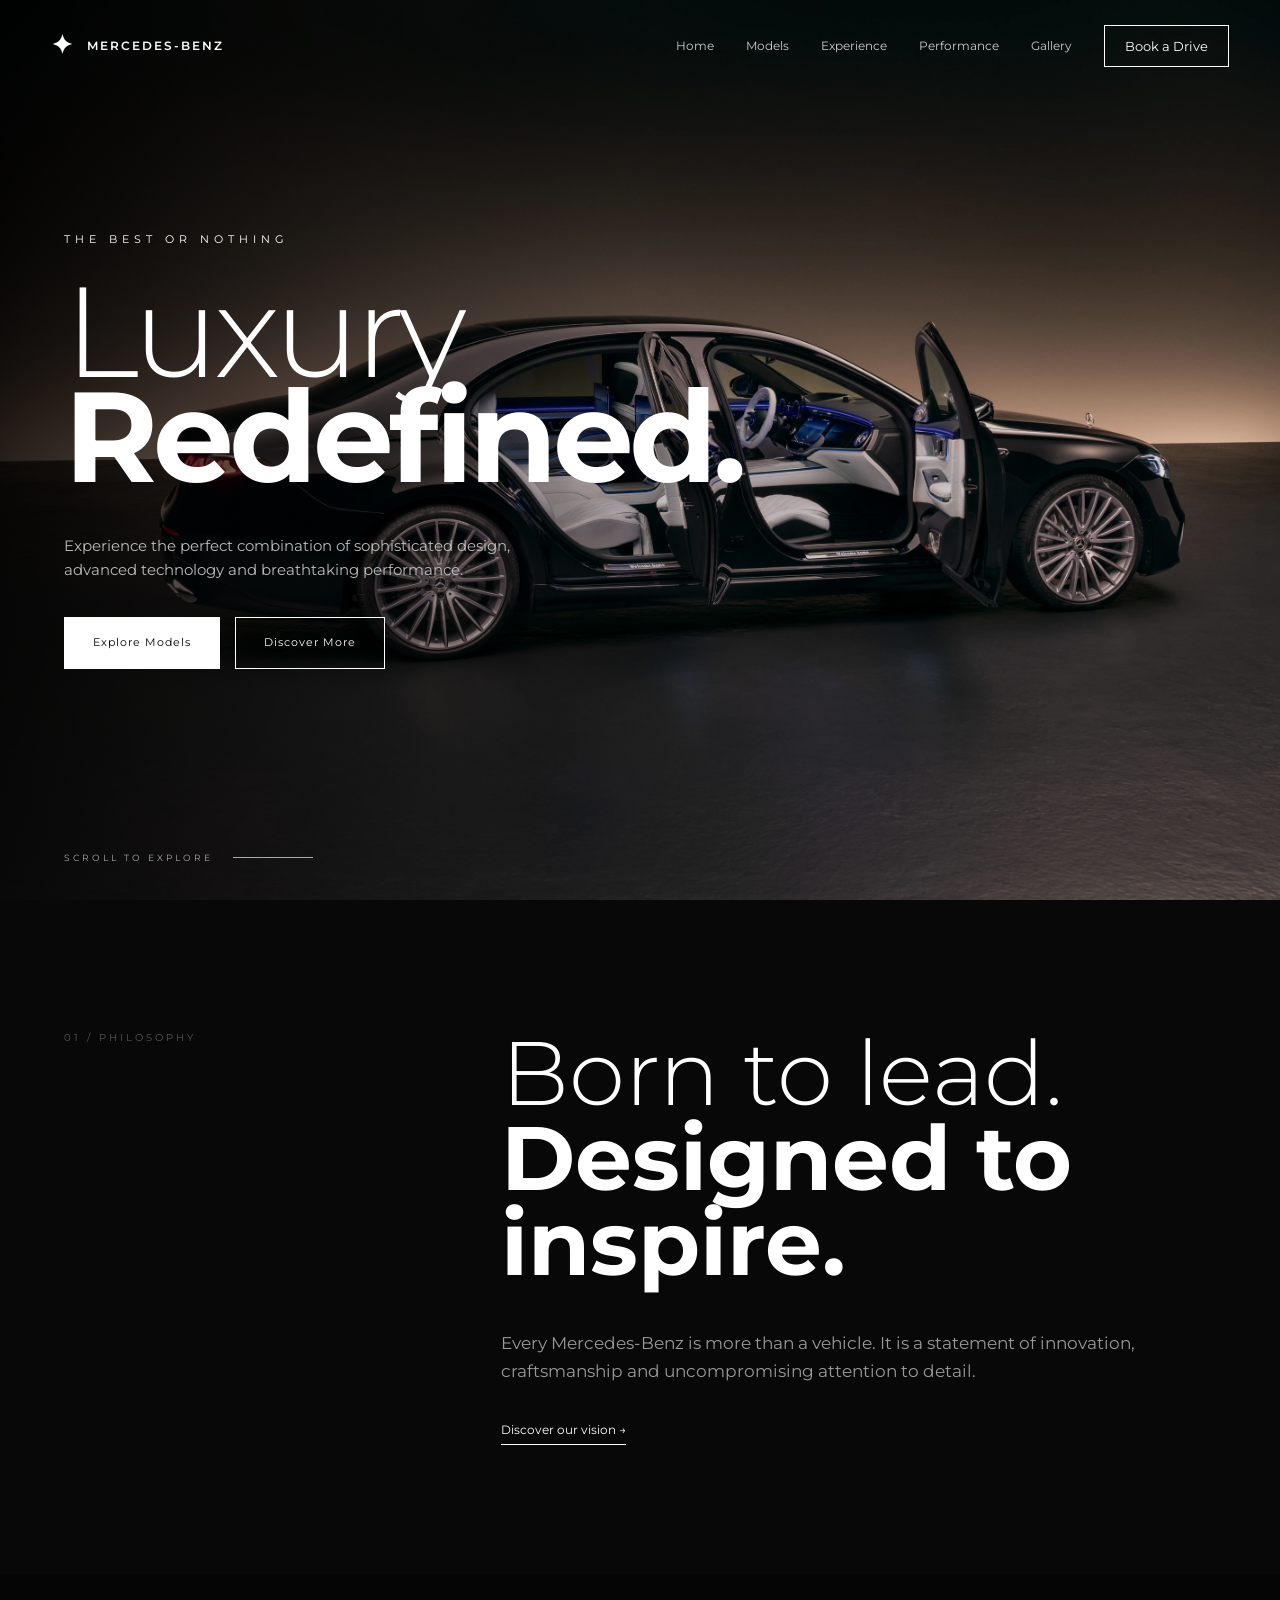
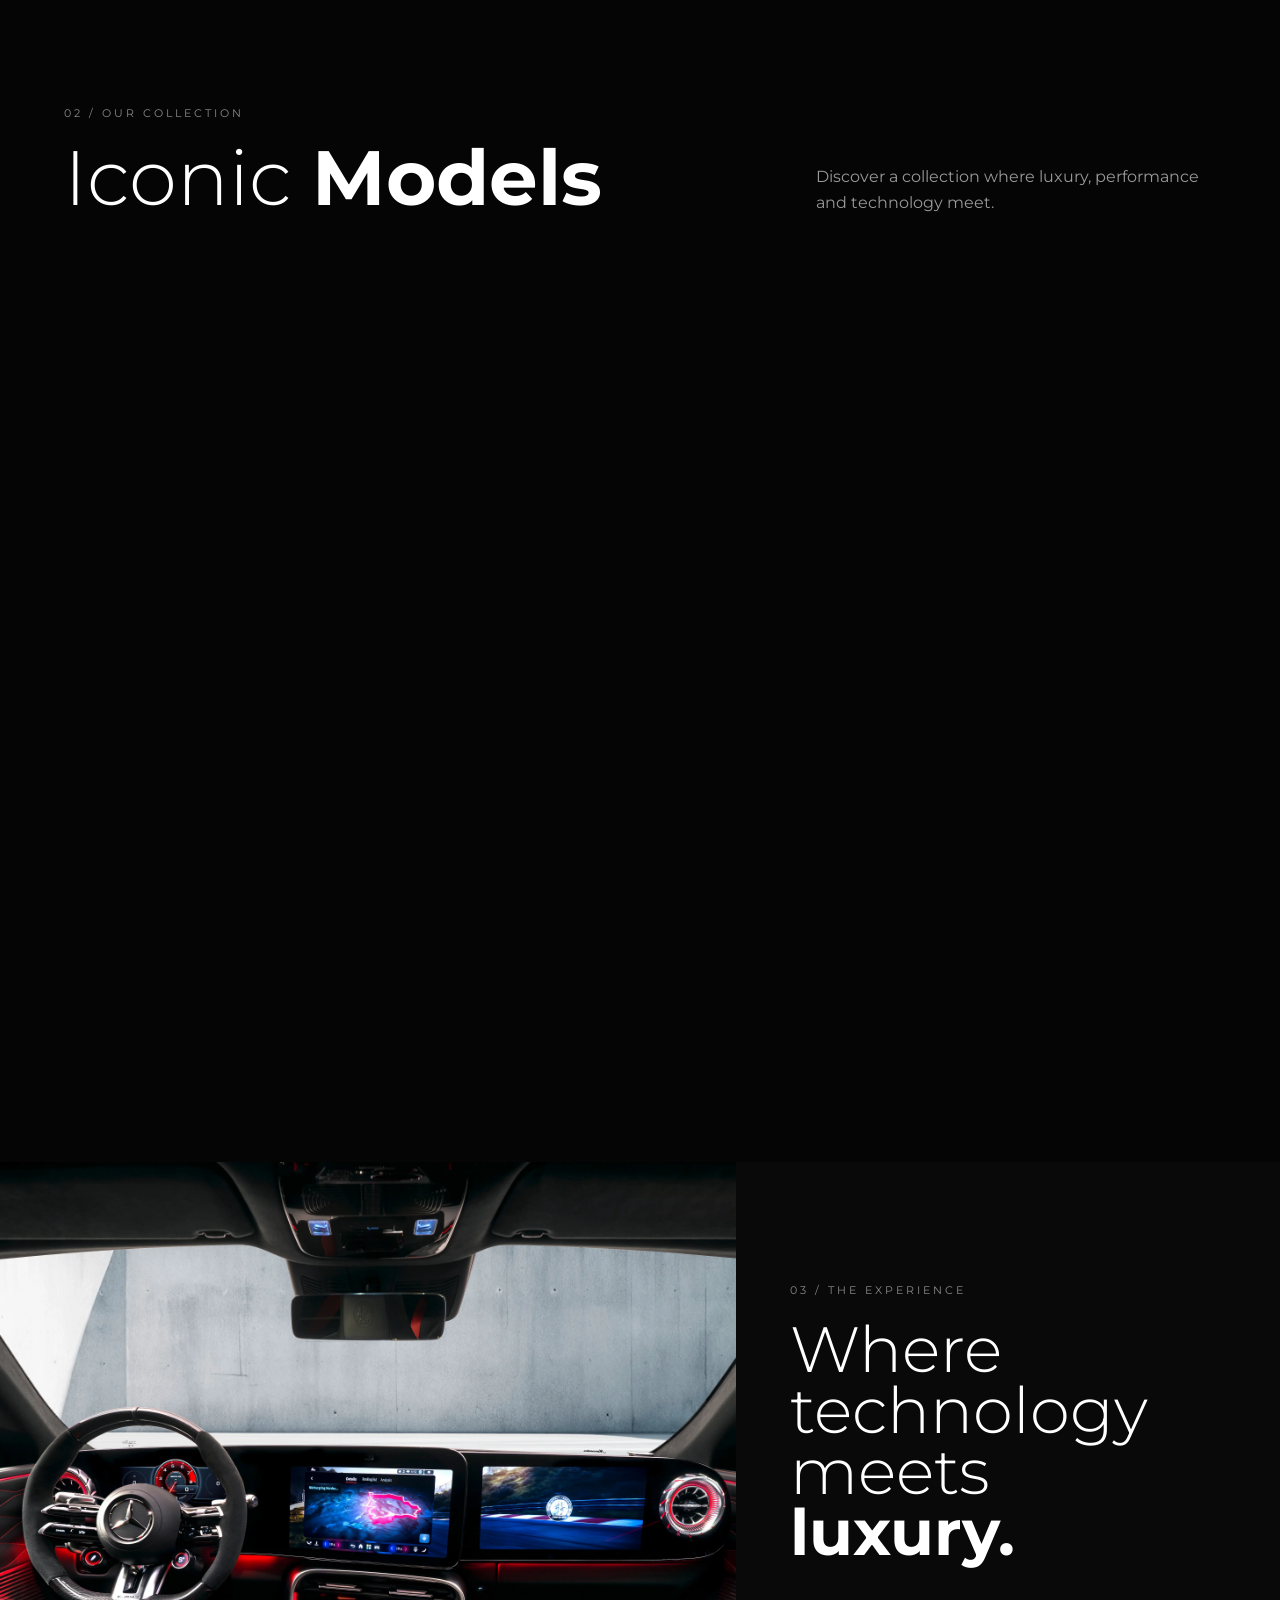
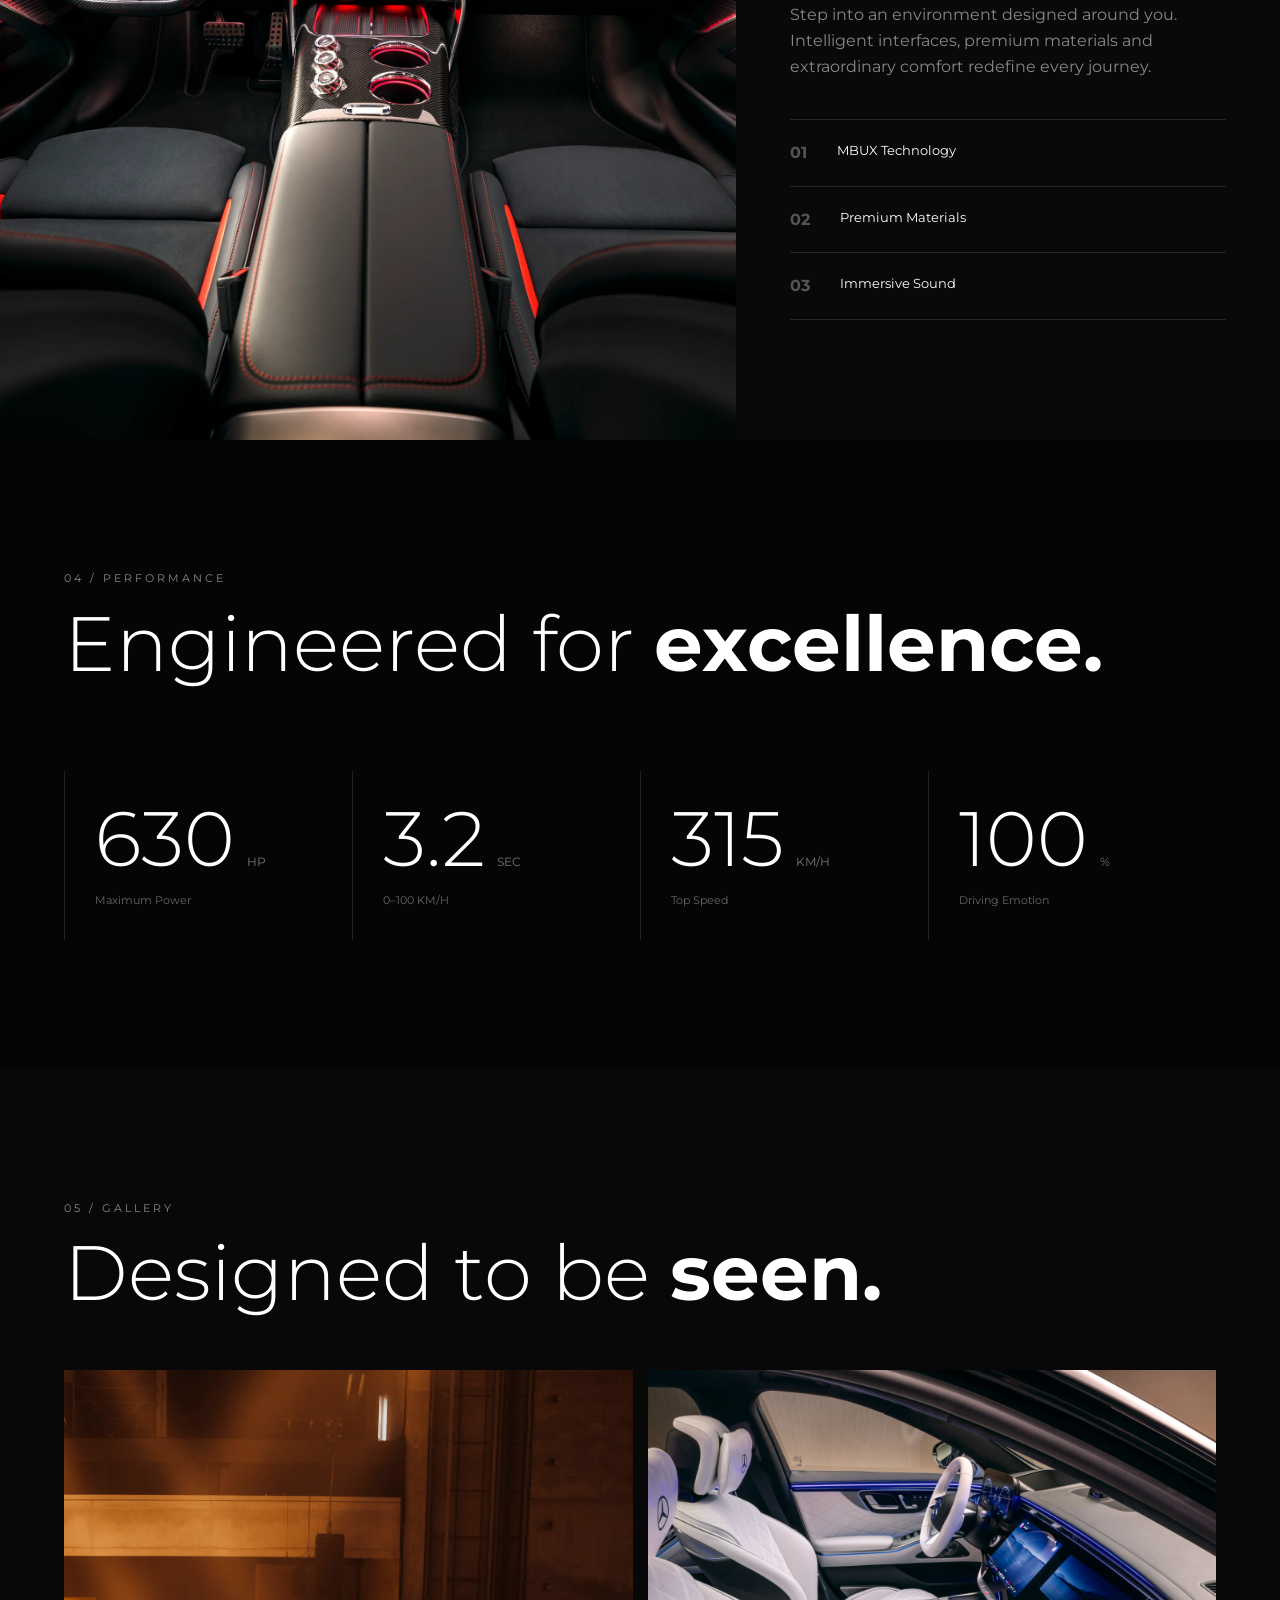
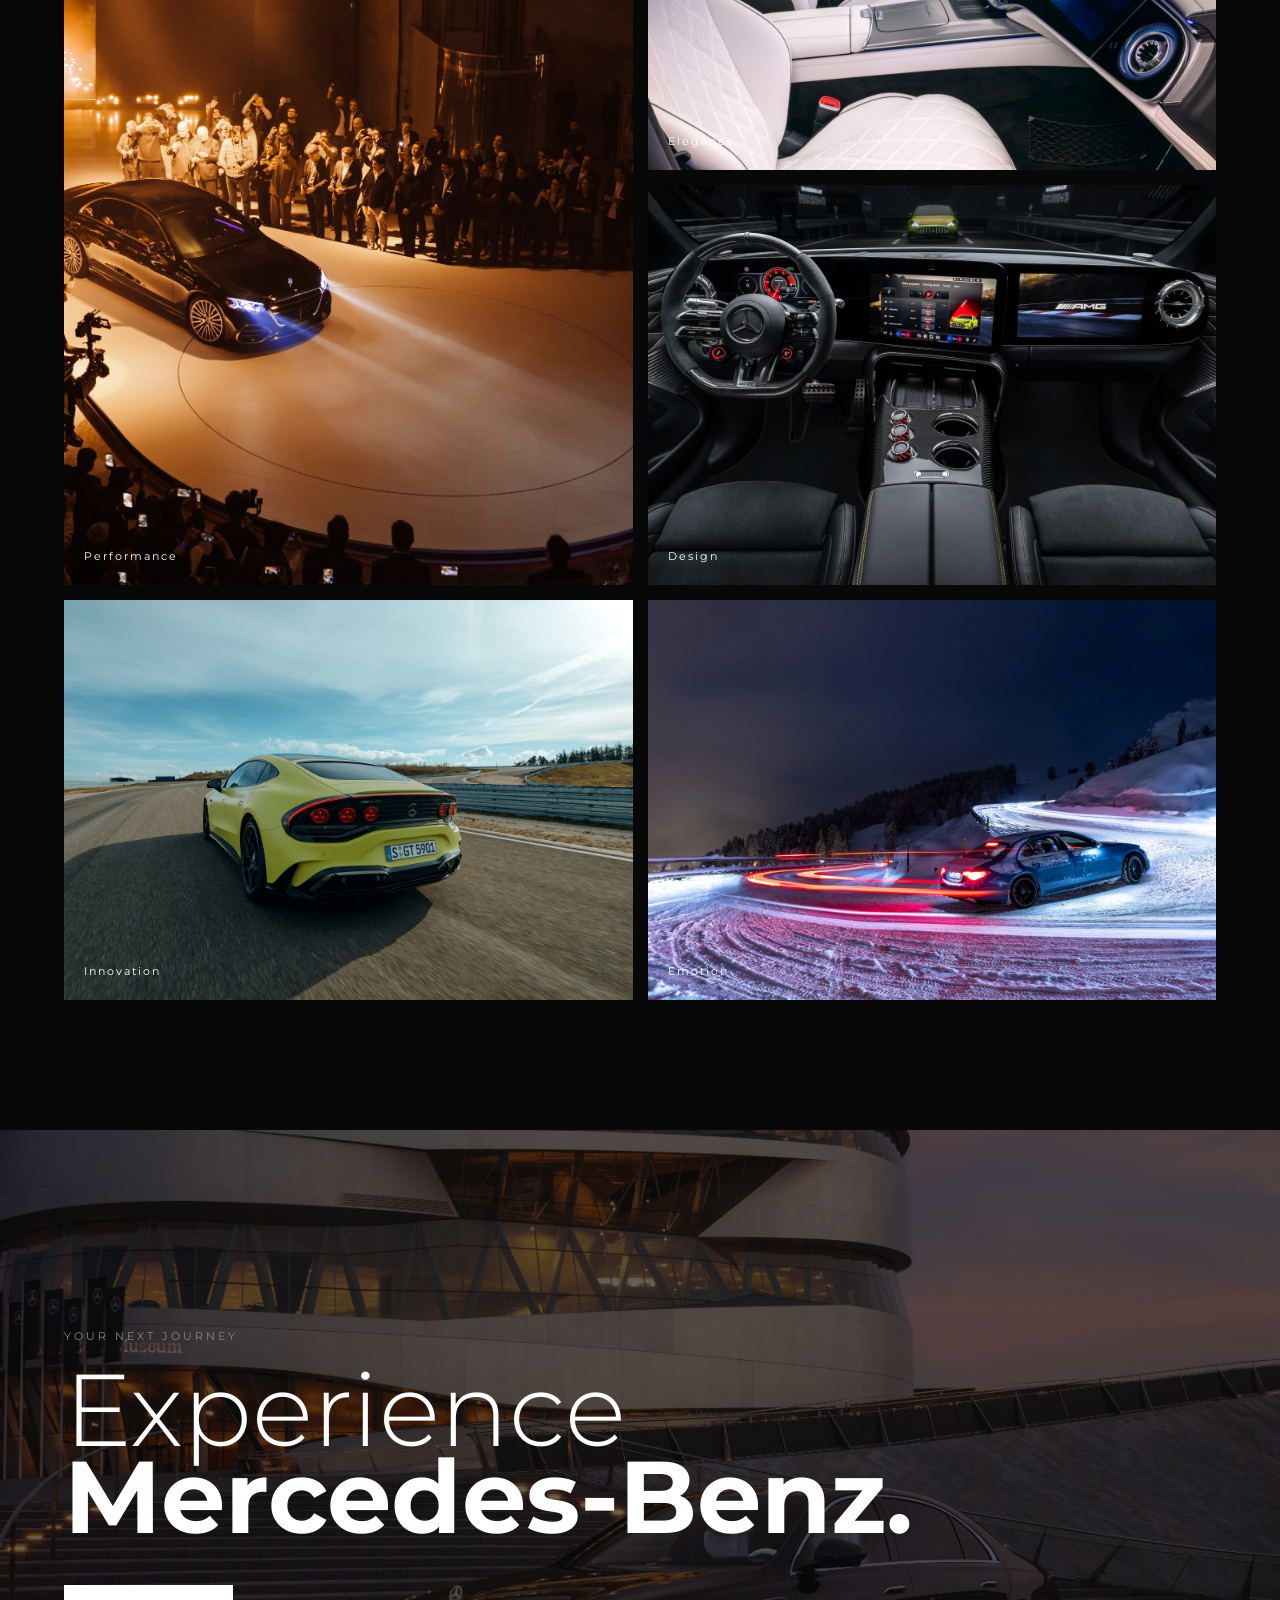
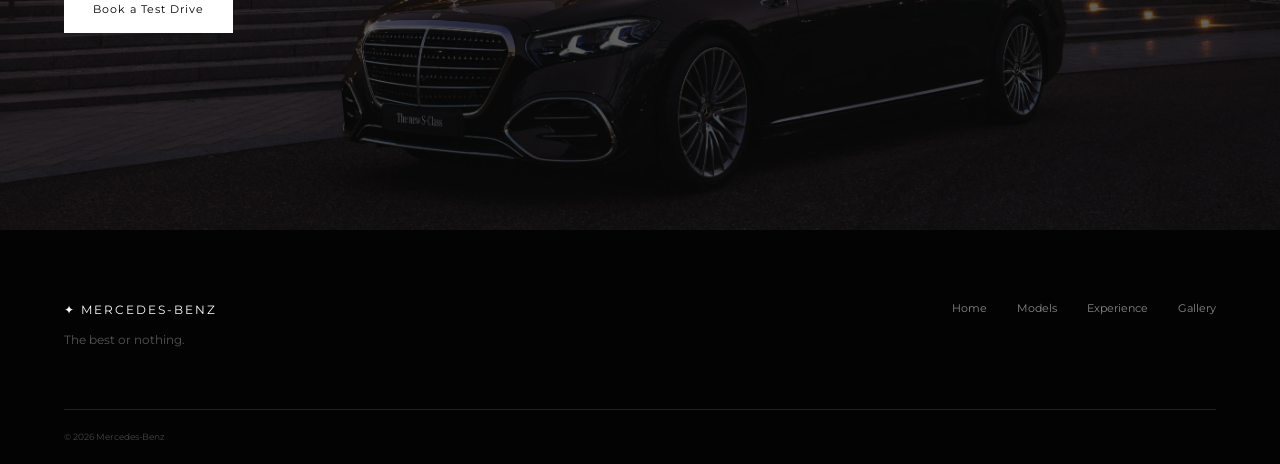
<file: index.html>
<!DOCTYPE html>
<html lang="en">

<head>
  <meta charset="UTF-8">
  <meta name="viewport" content="width=device-width, initial-scale=1.0">

  <title>Mercedes-Benz | Luxury Redefined</title>

  <link rel="preconnect" href="https://fonts.googleapis.com">
  <link rel="preconnect" href="https://fonts.gstatic.com" crossorigin>

  <link href="https://fonts.googleapis.com/css2?family=Montserrat:wght@300;400;500;600;700&display=swap"
    rel="stylesheet">

  <link rel="stylesheet" href="style.css">
  <script src="script.js" defer></script>
</head>

<body>

  <!-- ================= NAVBAR ================= -->

  <header class="navbar" id="navbar">

    <div class="nav-container">

      <a href="#home" class="logo">
        <span class="logo-star">✦</span>
        <span>MERCEDES-BENZ</span>
      </a>

      <nav class="nav-menu" id="navMenu">

        <a href="#home">Home</a>
        <a href="#models">Models</a>
        <a href="#experience">Experience</a>
        <a href="#performance">Performance</a>
        <a href="#gallery">Gallery</a>

        <button class="nav-button" id="testDriveBtn">
          Book a Drive
        </button>

      </nav>

      <button class="menu-toggle" id="menuToggle">
        ☰
      </button>

    </div>

  </header>


  <!-- ================= HERO ================= -->

  <main>

    <section class="hero" id="home">

      <div class="hero-overlay"></div>

      <div class="hero-content">

        <p class="hero-small">
          THE BEST OR NOTHING
        </p>

        <h1>
          Luxury<br>
          <span>Redefined.</span>
        </h1>

        <p class="hero-description">
          Experience the perfect combination of sophisticated
          design, advanced technology and breathtaking performance.
        </p>

        <div class="hero-buttons">

          <a href="#models" class="btn btn-primary">
            Explore Models
          </a>

          <a href="#experience" class="btn btn-outline">
            Discover More
          </a>

        </div>

      </div>

      <div class="hero-scroll">
        <span>SCROLL TO EXPLORE</span>
        <div class="scroll-line"></div>
      </div>

    </section>


    <!-- ================= INTRO ================= -->

    <section class="intro section">

      <div class="container intro-grid">

        <div class="section-label">
          01 / PHILOSOPHY
        </div>

        <div class="intro-content">

          <h2>
            Born to lead.<br>
            <span>Designed to inspire.</span>
          </h2>

          <p>
            Every Mercedes-Benz is more than a vehicle.
            It is a statement of innovation, craftsmanship
            and uncompromising attention to detail.
          </p>

          <a href="#models" class="text-link">
            Discover our vision →
          </a>

        </div>

      </div>

    </section>


    <!-- ================= MODELS ================= -->

    <section class="models section" id="models">

      <div class="container">

        <div class="section-heading reveal">

          <div>

            <span class="eyebrow">
              02 / OUR COLLECTION
            </span>

            <h2>
              Iconic <span>Models</span>
            </h2>

          </div>

          <p>
            Discover a collection where luxury,
            performance and technology meet.
          </p>

        </div>


        <div class="models-grid">

          <!-- S CLASS -->

          <article class="model-card reveal">

            <div class="model-image">

              <img src="image/sclass.webp" alt="Mercedes-Benz S-Class" loading="lazy">

              <div class="model-number">
                01
              </div>

            </div>

            <div class="model-info">

              <span>THE EXECUTIVE</span>

              <h3>S-Class</h3>

              <p>
                The benchmark for luxury sedans.
              </p>

              <button class="model-link" data-model="Mercedes-Benz S-Class">
                Explore Model →
              </button>

            </div>

          </article>


          <!-- G CLASS -->

          <article class="model-card reveal">

            <div class="model-image">

              <img src="image/gclass.webp" alt="Mercedes-Benz G-Class" loading="lazy">

              <div class="model-number">
                02
              </div>

            </div>

            <div class="model-info">

              <span>THE ICON</span>

              <h3>G-Class</h3>

              <p>
                Legendary design. Unstoppable character.
              </p>

              <button class="model-link" data-model="Mercedes-Benz G-Class">
                Explore Model →
              </button>

            </div>

          </article>


          <!-- AMG GT -->

          <article class="model-card reveal">

            <div class="model-image">

              <img src="image/amg.webp" alt="Mercedes-AMG GT" loading="lazy">

              <div class="model-number">
                03
              </div>

            </div>

            <div class="model-info">

              <span>THE PERFORMANCE</span>

              <h3>AMG GT</h3>

              <p>
                Pure performance engineered for emotion.
              </p>

              <button class="model-link" data-model="Mercedes-AMG GT">
                Explore Model →
              </button>

            </div>

          </article>

        </div>

      </div>

    </section>


    <!-- ================= EXPERIENCE ================= -->

    <section class="experience section" id="experience">

      <div class="experience-image">

        <img src="image/interior.webp" alt="Mercedes-Benz luxury interior" loading="lazy">

      </div>

      <div class="experience-content">

        <span class="eyebrow">
          03 / THE EXPERIENCE
        </span>

        <h2>
          Where technology<br>
          meets <span>luxury.</span>
        </h2>

        <p>
          Step into an environment designed around you.
          Intelligent interfaces, premium materials and
          extraordinary comfort redefine every journey.
        </p>

        <div class="experience-features">

          <div>
            <strong>01</strong>
            <span>MBUX Technology</span>
          </div>

          <div>
            <strong>02</strong>
            <span>Premium Materials</span>
          </div>

          <div>
            <strong>03</strong>
            <span>Immersive Sound</span>
          </div>

        </div>

      </div>

    </section>


    <!-- ================= PERFORMANCE ================= -->

    <section class="performance section" id="performance">

      <div class="container">

        <div class="performance-heading reveal">

          <span class="eyebrow">
            04 / PERFORMANCE
          </span>

          <h2>
            Engineered for
            <span>excellence.</span>
          </h2>

        </div>


        <div class="stats-grid">

          <div class="stat reveal">

            <strong class="counter" data-target="630">
              0
            </strong>

            <span>HP</span>

            <p>Maximum Power</p>

          </div>


          <div class="stat reveal">

            <strong class="counter" data-target="3.2" data-decimal="true">
              0
            </strong>

            <span>SEC</span>

            <p>0–100 KM/H</p>

          </div>


          <div class="stat reveal">

            <strong class="counter" data-target="315">
              0
            </strong>

            <span>KM/H</span>

            <p>Top Speed</p>

          </div>


          <div class="stat reveal">

            <strong class="counter" data-target="100">
              0
            </strong>

            <span>%</span>

            <p>Driving Emotion</p>

          </div>

        </div>

      </div>

    </section>


    <!-- ================= GALLERY ================= -->

    <section class="gallery section" id="gallery">

      <div class="container">

        <div class="section-heading reveal">

          <div>

            <span class="eyebrow">
              05 / GALLERY
            </span>

            <h2>
              Designed to be <span>seen.</span>
            </h2>

          </div>

        </div>


        <div class="gallery-grid">

          <div class="gallery-item large reveal">

            <img src="image/gallery-1.webp" alt="Mercedes-Benz performance" loading="lazy">

            <div class="gallery-caption">
              Performance
            </div>

          </div>


          <div class="gallery-item reveal">

            <img src="image/gallery-2.webp" alt="Mercedes-Benz luxury" loading="lazy">

            <div class="gallery-caption">
              Elegance
            </div>

          </div>


          <div class="gallery-item reveal">

            <img src="image/gallery-3.webp" alt="Mercedes-Benz design" loading="lazy">

            <div class="gallery-caption">
              Design
            </div>

          </div>


          <div class="gallery-item reveal">

            <img src="image/gallery-4.webp" alt="Mercedes-Benz innovation" loading="lazy">

            <div class="gallery-caption">
              Innovation
            </div>

          </div>


          <div class="gallery-item reveal">

            <img src="image/gallery-5.webp" alt="Mercedes-Benz automobile" loading="lazy">

            <div class="gallery-caption">
              Emotion
            </div>

          </div>

        </div>

      </div>

    </section>


    <!-- ================= CTA ================= -->

    <section class="cta section">

      <div class="cta-background">

        <img src="image/cta.webp" alt="Mercedes-Benz performance" loading="lazy">

      </div>

      <div class="cta-overlay"></div>

      <div class="cta-content reveal">

        <span class="eyebrow">
          YOUR NEXT JOURNEY
        </span>

        <h2>
          Experience<br>
          <span>Mercedes-Benz.</span>
        </h2>

        <button class="btn btn-primary" id="ctaTestDrive">
          Book a Test Drive
        </button>

      </div>

    </section>

  </main>


  <!-- ================= FOOTER ================= -->

  <footer>

    <div class="container footer-grid">

      <div>

        <div class="footer-logo">
          ✦ MERCEDES-BENZ
        </div>

        <p>
          The best or nothing.
        </p>

      </div>


      <div class="footer-links">

        <a href="#home">Home</a>
        <a href="#models">Models</a>
        <a href="#experience">Experience</a>
        <a href="#gallery">Gallery</a>

      </div>

    </div>


    <div class="footer-bottom">

      <p>
        © 2026 Mercedes-Benz 
      </p>

    </div>

  </footer>


  <!-- ================= MODAL ================= -->

  <div class="modal" id="testDriveModal">

    <div class="modal-box">

      <button class="modal-close" id="modalClose">
        ×
      </button>

      <span class="eyebrow">
        EXPERIENCE THE DIFFERENCE
      </span>

      <h2>
        Book a <span>Test Drive</span>
      </h2>

      <form id="testDriveForm">

        <input type="text" placeholder="Your Name" required>

        <input type="email" placeholder="Email Address" required>

        <select required>

          <option value="">
            Select a model
          </option>

          <option>S-Class</option>
          <option>G-Class</option>
          <option>AMG GT</option>

        </select>

        <button type="submit" class="btn btn-primary">
          Request Test Drive
        </button>

      </form>

    </div>

  </div>

</body>

</html>
</file>
<file: style.css>
* {
  margin: 0;
  padding: 0;
  box-sizing: border-box;
}

html {
  scroll-behavior: smooth;
}

body {
  font-family: "Montserrat", sans-serif;
  background: #050505;
  color: #fff;
  line-height: 1.6;
  overflow-x: hidden;
}

img {
  width: 100%;
  display: block;
}

a {
  color: inherit;
  text-decoration: none;
}

button,
input,
select {
  font-family: inherit;
}

:root {
  --black: #050505;
  --dark: #0b0b0b;
  --white: #fff;
  --gray: #999;
  --border: rgba(255, 255, 255, 0.12);
  --max-width: 1400px;
}

.container {
  width: min(90%, var(--max-width));
  margin: auto;
}

.section {
  padding: 130px 0;
}

.eyebrow {
  display: block;
  color: #888;
  font-size: 11px;
  letter-spacing: 3px;
  margin-bottom: 20px;
}


/* ================= NAVBAR ================= */

.navbar {
  position: fixed;
  top: 0;
  left: 0;
  width: 100%;
  z-index: 1000;
  padding: 25px 0;
  transition: 0.4s;
}

.navbar.scrolled {
  background: rgba(5, 5, 5, 0.92);
  backdrop-filter: blur(15px);
  padding: 15px 0;
  border-bottom: 1px solid var(--border);
}

.nav-container {
  width: min(92%, 1500px);
  margin: auto;
  display: flex;
  align-items: center;
  justify-content: space-between;
}

.logo {
  display: flex;
  align-items: center;
  gap: 12px;
  font-size: 12px;
  font-weight: 600;
  letter-spacing: 2px;
}

.logo-star {
  font-size: 26px;
}

.nav-menu {
  display: flex;
  align-items: center;
  gap: 32px;
}

.nav-menu a {
  font-size: 12px;
  color: #ccc;
  transition: 0.3s;
}

.nav-menu a:hover {
  color: #fff;
}

.nav-button {
  border: 1px solid #fff;
  background: transparent;
  color: #fff;
  padding: 12px 20px;
  cursor: pointer;
  transition: 0.3s;
}

.nav-button:hover {
  background: #fff;
  color: #000;
}

.menu-toggle {
  display: none;
  border: 0;
  background: none;
  color: #fff;
  font-size: 25px;
  cursor: pointer;
}


/* ================= HERO ================= */

.hero {
  height: 100vh;
  min-height: 700px;
  position: relative;
  display: flex;
  align-items: center;
  overflow: hidden;

  background-image: url("image/hero.webp");

  background-size: cover;
  background-position: center;
}

.hero-overlay {
  position: absolute;
  inset: 0;

  background:
    linear-gradient(90deg,
      rgba(0, 0, 0, 0.85),
      rgba(0, 0, 0, 0.25),
      rgba(0, 0, 0, 0.1));
}

.hero-content {
  position: relative;
  z-index: 2;
  width: min(90%, 1400px);
  margin: auto;
}

.hero-small {
  font-size: 11px;
  letter-spacing: 5px;
  margin-bottom: 30px;
}

.hero h1 {
  font-size: clamp(70px, 10vw, 150px);
  font-weight: 300;
  line-height: 0.82;
  letter-spacing: -5px;
}

.hero h1 span {
  font-weight: 700;
}

.hero-description {
  max-width: 500px;
  margin: 45px 0 35px;
  color: #bbb;
  font-size: 15px;
}

.hero-buttons {
  display: flex;
  gap: 15px;
}

.btn {
  border: 1px solid #fff;
  padding: 16px 28px;
  font-size: 11px;
  letter-spacing: 1px;
  cursor: pointer;
  transition: 0.35s;
}

.btn-primary {
  background: #fff;
  color: #000;
}

.btn-primary:hover {
  background: transparent;
  color: #fff;
}

.btn-outline {
  background: transparent;
  color: #fff;
}

.btn-outline:hover {
  background: #fff;
  color: #000;
}

.hero-scroll {
  position: absolute;
  bottom: 35px;
  left: 5%;
  z-index: 2;

  display: flex;
  align-items: center;
  gap: 20px;

  font-size: 9px;
  letter-spacing: 3px;
  color: #aaa;
}

.scroll-line {
  width: 80px;
  height: 1px;
  background: #aaa;
}


/* ================= INTRO ================= */

.intro {
  background: #080808;
}

.intro-grid {
  display: grid;
  grid-template-columns: 1fr 2fr;
  gap: 80px;
}

.section-label {
  color: #555;
  font-size: 10px;
  letter-spacing: 3px;
}

.intro-content {
  max-width: 850px;
}

.intro-content h2 {
  font-size: clamp(45px, 7vw, 90px);
  line-height: 0.95;
  font-weight: 300;
  margin-bottom: 45px;
}

.intro-content h2 span {
  font-weight: 700;
}

.intro-content p {
  max-width: 650px;
  color: #999;
  font-size: 17px;
}

.text-link {
  display: inline-block;
  margin-top: 35px;
  font-size: 12px;
  border-bottom: 1px solid #fff;
  padding-bottom: 5px;
}


/* ================= MODELS ================= */

.models {
  background: #050505;
}

.section-heading {
  display: flex;
  justify-content: space-between;
  align-items: end;
  gap: 40px;
  margin-bottom: 60px;
}

.section-heading h2,
.performance-heading h2 {
  font-size: clamp(42px, 6vw, 82px);
  line-height: 0.95;
  font-weight: 300;
}

.section-heading h2 span,
.performance-heading h2 span,
.experience-content h2 span,
.cta-content h2 span,
.modal-box h2 span {
  font-weight: 700;
}

.section-heading>p {
  max-width: 400px;
  color: var(--gray);
}

.models-grid {
  display: grid;
  grid-template-columns: repeat(3, 1fr);
  gap: 20px;
}

.model-card {
  background: #0c0c0c;
  overflow: hidden;
  border: 1px solid transparent;
  transition: 0.4s;
}

.model-card:hover {
  border-color: var(--border);
  transform: translateY(-8px);
}

.model-image {
  position: relative;
  height: 520px;
  overflow: hidden;
}

.model-image img {
  width: 100%;
  height: 100%;
  object-fit: cover;
  transition: 0.7s;
}

.model-card:hover .model-image img {
  transform: scale(1.08);
}

.model-number {
  position: absolute;
  top: 20px;
  left: 20px;
  font-size: 11px;
  letter-spacing: 2px;
}

.model-info {
  padding: 30px;
}

.model-info span {
  font-size: 9px;
  color: #777;
  letter-spacing: 2px;
}

.model-info h3 {
  font-size: 42px;
  font-weight: 300;
  margin: 5px 0;
}

.model-info p {
  color: #777;
  font-size: 13px;
  margin-bottom: 25px;
}

.model-link {
  border: 0;
  background: none;
  color: #fff;
  font-size: 11px;
  cursor: pointer;
}


/* ================= EXPERIENCE ================= */

.experience {
  min-height: 850px;
  display: grid;
  grid-template-columns: 1.15fr 0.85fr;
  padding: 0;
  background: #090909;
}

.experience-image {
  height: 100%;
  overflow: hidden;
}

.experience-image img {
  height: 100%;
  object-fit: cover;
}

.experience-content {
  padding: 120px 10%;
  display: flex;
  flex-direction: column;
  justify-content: center;
}

.experience-content h2 {
  font-size: clamp(45px, 5vw, 75px);
  line-height: 0.95;
  font-weight: 300;
}

.experience-content p {
  color: #888;
  margin: 40px 0;
  max-width: 500px;
}

.experience-features {
  border-top: 1px solid var(--border);
}

.experience-features div {
  padding: 20px 0;
  border-bottom: 1px solid var(--border);
  display: flex;
  gap: 30px;
}

.experience-features strong {
  color: #555;
}

.experience-features span {
  font-size: 13px;
}


/* ================= PERFORMANCE ================= */

.performance {
  background: #050505;
}

.performance-heading {
  margin-bottom: 90px;
}

.stats-grid {
  display: grid;
  grid-template-columns: repeat(4, 1fr);
}

.stat {
  padding: 30px;
  border-left: 1px solid var(--border);
}

.stat strong {
  font-size: clamp(55px, 6vw, 90px);
  font-weight: 300;
  line-height: 1;
}

.stat>span {
  color: #777;
  font-size: 12px;
  margin-left: 8px;
}

.stat p {
  color: #666;
  font-size: 11px;
  margin-top: 15px;
}


/* ================= GALLERY ================= */

.gallery {
  background: #080808;
}

.gallery-grid {
  display: grid;
  grid-template-columns: repeat(2, 1fr);
  gap: 15px;
}

.gallery-item {
  position: relative;
  height: 400px;
  overflow: hidden;
}

.gallery-item.large {
  grid-row: span 2;
  height: 815px;
}

.gallery-item img {
  width: 100%;
  height: 100%;
  object-fit: cover;
  transition: 0.7s;
}

.gallery-item:hover img {
  transform: scale(1.06);
}

.gallery-caption {
  position: absolute;
  bottom: 20px;
  left: 20px;
  font-size: 11px;
  letter-spacing: 2px;
}


/* ================= CTA ================= */

.cta {
  height: 700px;
  position: relative;
  display: flex;
  align-items: center;
  padding: 0;
}

.cta-background,
.cta-background img {
  position: absolute;
  inset: 0;
  width: 100%;
  height: 100%;
}

.cta-background img {
  object-fit: cover;
}

.cta-overlay {
  position: absolute;
  inset: 0;
  background: rgba(0, 0, 0, 0.62);
}

.cta-content {
  position: relative;
  z-index: 2;
  width: min(90%, 1400px);
  margin: auto;
}

.cta-content h2 {
  font-size: clamp(55px, 8vw, 120px);
  line-height: 0.85;
  font-weight: 300;
  margin-bottom: 45px;
}


/* ================= FOOTER ================= */

footer {
  background: #030303;
  padding: 70px 0 20px;
}

.footer-grid {
  display: flex;
  justify-content: space-between;
  gap: 40px;
}

.footer-logo {
  letter-spacing: 2px;
  font-size: 12px;
}

.footer-grid p {
  color: #555;
  margin-top: 10px;
  font-size: 12px;
}

.footer-links {
  display: flex;
  gap: 30px;
}

.footer-links a {
  font-size: 11px;
  color: #888;
}

.footer-bottom {
  width: min(90%, 1400px);
  margin: 60px auto 0;
  padding-top: 20px;
  border-top: 1px solid var(--border);

  display: flex;
  justify-content: space-between;

  color: #444;
  font-size: 9px;
}


/* ================= MODAL ================= */

.modal {
  position: fixed;
  inset: 0;
  z-index: 2000;

  background: rgba(0, 0, 0, 0.85);
  backdrop-filter: blur(10px);

  display: flex;
  justify-content: center;
  align-items: center;

  opacity: 0;
  visibility: hidden;

  transition: 0.3s;
}

.modal.active {
  opacity: 1;
  visibility: visible;
}

.modal-box {
  width: min(90%, 500px);
  background: #111;
  padding: 50px;
  position: relative;
  border: 1px solid var(--border);
}

.modal-box h2 {
  font-size: 45px;
  font-weight: 300;
  margin-bottom: 35px;
}

.modal-close {
  position: absolute;
  right: 20px;
  top: 15px;

  background: none;
  border: 0;
  color: #fff;

  font-size: 30px;
  cursor: pointer;
}

.modal form {
  display: flex;
  flex-direction: column;
  gap: 15px;
}

.modal input,
.modal select {
  width: 100%;
  padding: 16px;

  background: #080808;
  border: 1px solid var(--border);
  color: #fff;

  outline: none;
}

.modal select option {
  background: #111;
}


/* ================= ANIMATION ================= */

.reveal {
  opacity: 0;
  transform: translateY(40px);
  transition: 0.8s ease;
}

.reveal.visible {
  opacity: 1;
  transform: translateY(0);
}


/* ================= RESPONSIVE ================= */

@media (max-width: 1000px) {

  .nav-menu {
    position: fixed;
    top: 0;
    right: -100%;

    width: 300px;
    height: 100vh;

    background: #080808;

    flex-direction: column;
    justify-content: center;

    transition: 0.4s;
  }

  .nav-menu.active {
    right: 0;
  }

  .menu-toggle {
    display: block;
    position: relative;
    z-index: 1100;
  }

  .models-grid {
    grid-template-columns: 1fr;
  }

  .model-image {
    height: 600px;
  }

  .experience {
    grid-template-columns: 1fr;
  }

  .experience-image {
    height: 600px;
  }

  .stats-grid {
    grid-template-columns: repeat(2, 1fr);
  }
}


@media (max-width: 600px) {

  .section {
    padding: 90px 0;
  }

  .hero h1 {
    letter-spacing: -3px;
  }

  .hero-buttons {
    flex-direction: column;
    width: 220px;
  }

  .intro-grid {
    grid-template-columns: 1fr;
    gap: 30px;
  }

  .section-heading {
    flex-direction: column;
    align-items: start;
  }

  .model-image {
    height: 450px;
  }

  .stats-grid {
    grid-template-columns: 1fr;
  }

  .stat {
    border-left: 0;
    border-bottom: 1px solid var(--border);
  }

  .gallery-grid {
    grid-template-columns: 1fr;
  }

  .gallery-item.large {
    height: 450px;
  }

  .gallery-item {
    height: 350px;
  }

  .footer-grid {
    flex-direction: column;
  }

  .footer-links {
    flex-direction: column;
    gap: 15px;
  }

  .footer-bottom {
    flex-direction: column;
    gap: 10px;
  }

  .modal-box {
    padding: 35px 25px;
  }
}
</file>
